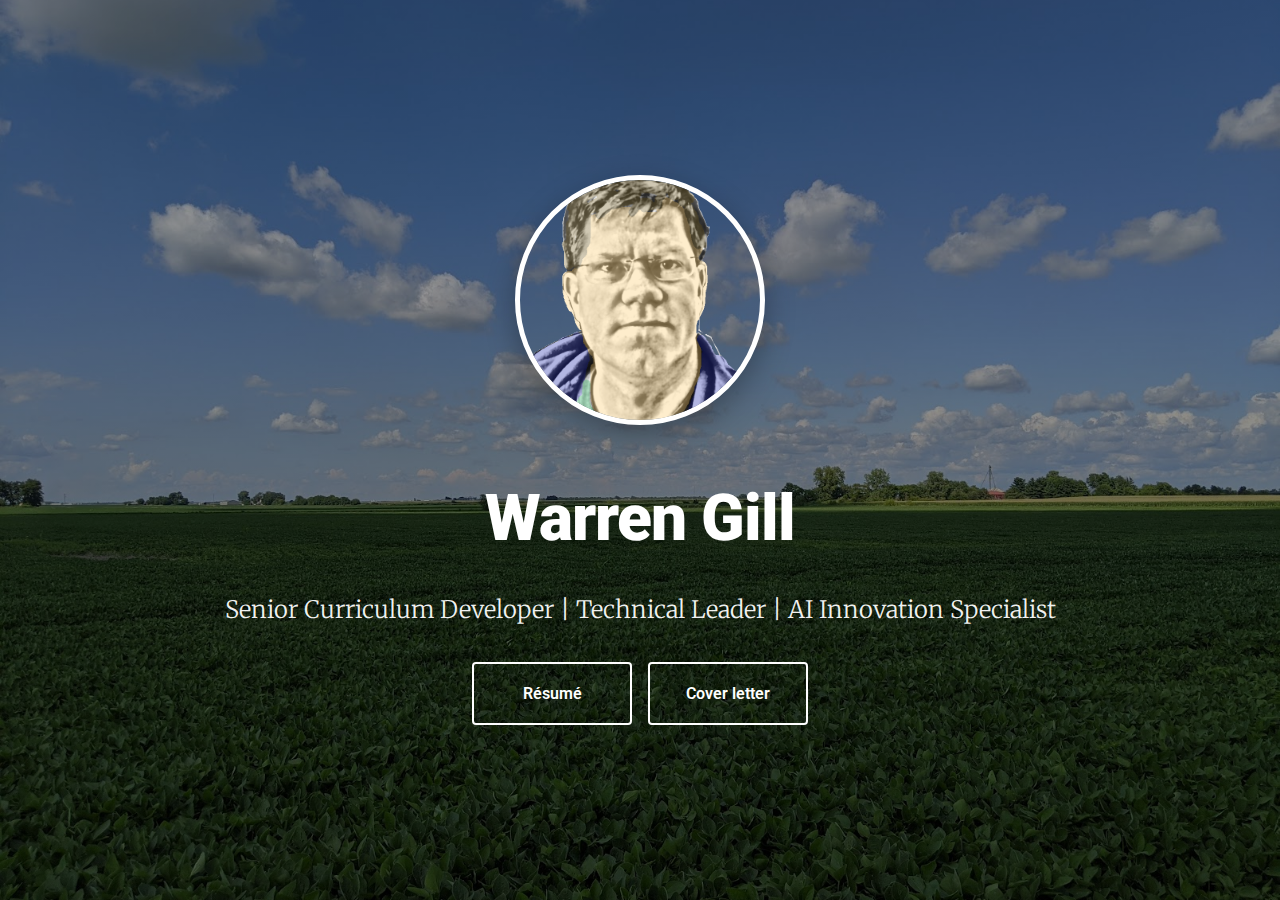
<file: index.html>
<!DOCTYPE html>
<html lang="en">
<head>
    <meta charset="UTF-8">
    <meta name="viewport" content="width=device-width, initial-scale=1.0">
    <title>Warren Gill - Portfolio</title>
    <link rel="preconnect" href="https://fonts.googleapis.com">
    <link rel="preconnect" href="https://fonts.gstatic.com" crossorigin>
    <link href="https://fonts.googleapis.com/css2?family=Merriweather:wght@300;400;700;900&family=Roboto:wght@300;400;500;700&display=swap" rel="stylesheet">
    <link rel="stylesheet" href="styles.css">
</head>
<body>
    <div class="hero">
        <div class="hero-content">
            <img src="wg-selfie.png" alt="Warren Gill" class="hero-photo">
            <h1 class="hero-name">Warren Gill</h1>
	    <p class="subtitle">
                <span class="subtitle-left">Senior Curriculum Developer | </span>
                <span class="subtitle-right">Technical Leader | AI Innovation Specialist</span>
            </p>
            <div class="cta-buttons">
                <a href="resume.html" class="btn btn-secondary">Résumé</a>
                <a href="cover-letter.html" class="btn btn-secondary">Cover letter</a>
            </div>
        </div>
    </div>
    <script src="script.js"></script>
</body>
</html>
</file>
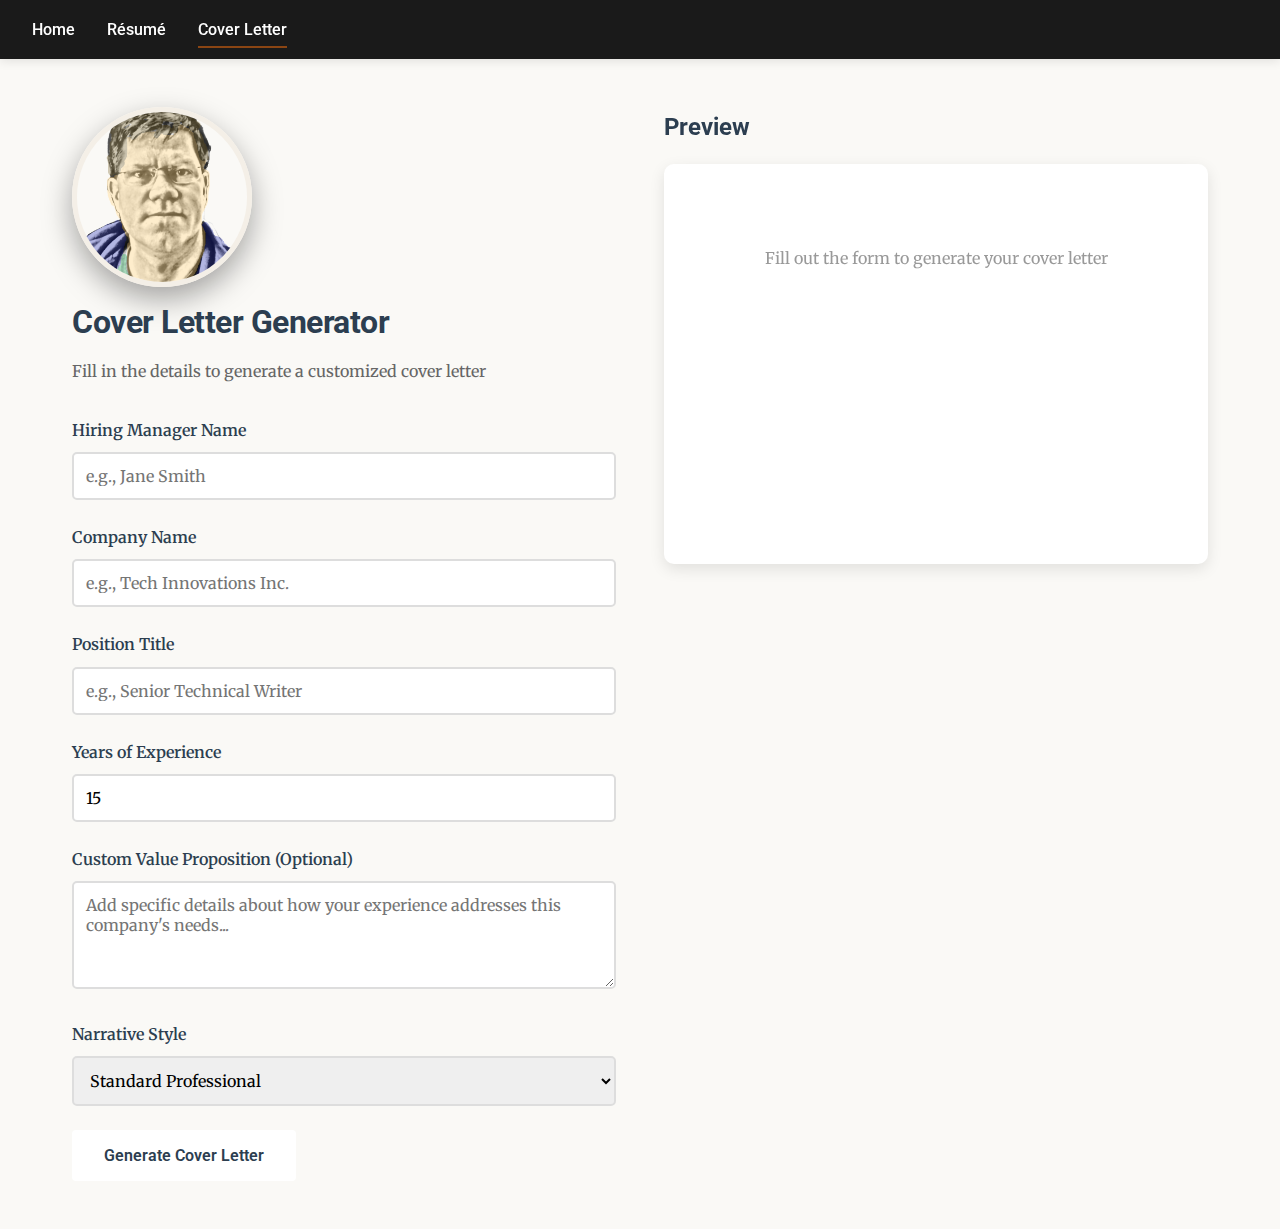
<file: cover-letter.html>
<!DOCTYPE html>
<html lang="en">
<head>
    <meta charset="UTF-8">
    <meta name="viewport" content="width=device-width, initial-scale=1.0">
    <title>Warren Gill - Cover Letter Generator</title>
    <link rel="preconnect" href="https://fonts.googleapis.com">
    <link rel="preconnect" href="https://fonts.gstatic.com" crossorigin>
    <link href="https://fonts.googleapis.com/css2?family=Merriweather:wght@300;400;700;900&family=Roboto:wght@300;400;500;700&display=swap" rel="stylesheet">
    <link rel="stylesheet" href="styles.css">
</head>
<body>
    <nav class="navbar">
        <a href="index.html" class="nav-link">Home</a>
        <a href="resume.html" class="nav-link">Résumé</a>
        <a href="cover-letter.html" class="nav-link active">Cover Letter</a>
    </nav>
    
    <div class="container cover-letter-container">
        <div class="form-section">
            <img src="wg-selfie.png" alt="Warren Gill" class="profile-photo">
            <h1>Cover Letter Generator</h1>
            <p class="form-description">Fill in the details to generate a customized cover letter</p>
            
            <form id="coverLetterForm">
                <div class="form-group">
                    <label for="hiringManager">Hiring Manager Name</label>
                    <input type="text" id="hiringManager" placeholder="e.g., Jane Smith">
                </div>
                
                <div class="form-group">
                    <label for="companyName">Company Name</label>
                    <input type="text" id="companyName" placeholder="e.g., Tech Innovations Inc." required>
                </div>
                
                <div class="form-group">
                    <label for="positionTitle">Position Title</label>
                    <input type="text" id="positionTitle" placeholder="e.g., Senior Technical Writer" required>
                </div>
                
                <div class="form-group">
                    <label for="yearsExperience">Years of Experience</label>
                    <input type="number" id="yearsExperience" value="15" min="1" max="50">
                </div>
                
                <div class="form-group">
                    <label for="customValue">Custom Value Proposition (Optional)</label>
                    <textarea id="customValue" rows="4" placeholder="Add specific details about how your experience addresses this company's needs..."></textarea>
                </div>
                
                <div class="form-group">
                    <label for="narrativeStyle">Narrative Style</label>
                    <select id="narrativeStyle">
                        <option value="standard">Standard Professional</option>
                        <option value="innovation">Innovation-Focused</option>
                        <option value="technical">Technical Depth</option>
                        <option value="collaboration">Collaboration-Focused</option>
                        <option value="impact">Impact-Driven</option>
                    </select>
                </div>
                
                <button type="submit" class="btn btn-primary">Generate Cover Letter</button>
            </form>
        </div>
        
        <div class="preview-section">
            <div class="preview-header">
                <h2>Preview</h2>
                <button id="copyBtn" class="btn btn-secondary" style="display: none;">Copy to Clipboard</button>
            </div>
            <div id="letterPreview" class="letter-preview">
                <p class="placeholder-text">Fill out the form to generate your cover letter</p>
            </div>
        </div>
    </div>
    
    <script src="cover-letter.js"></script>
</body>
</html>
</file>
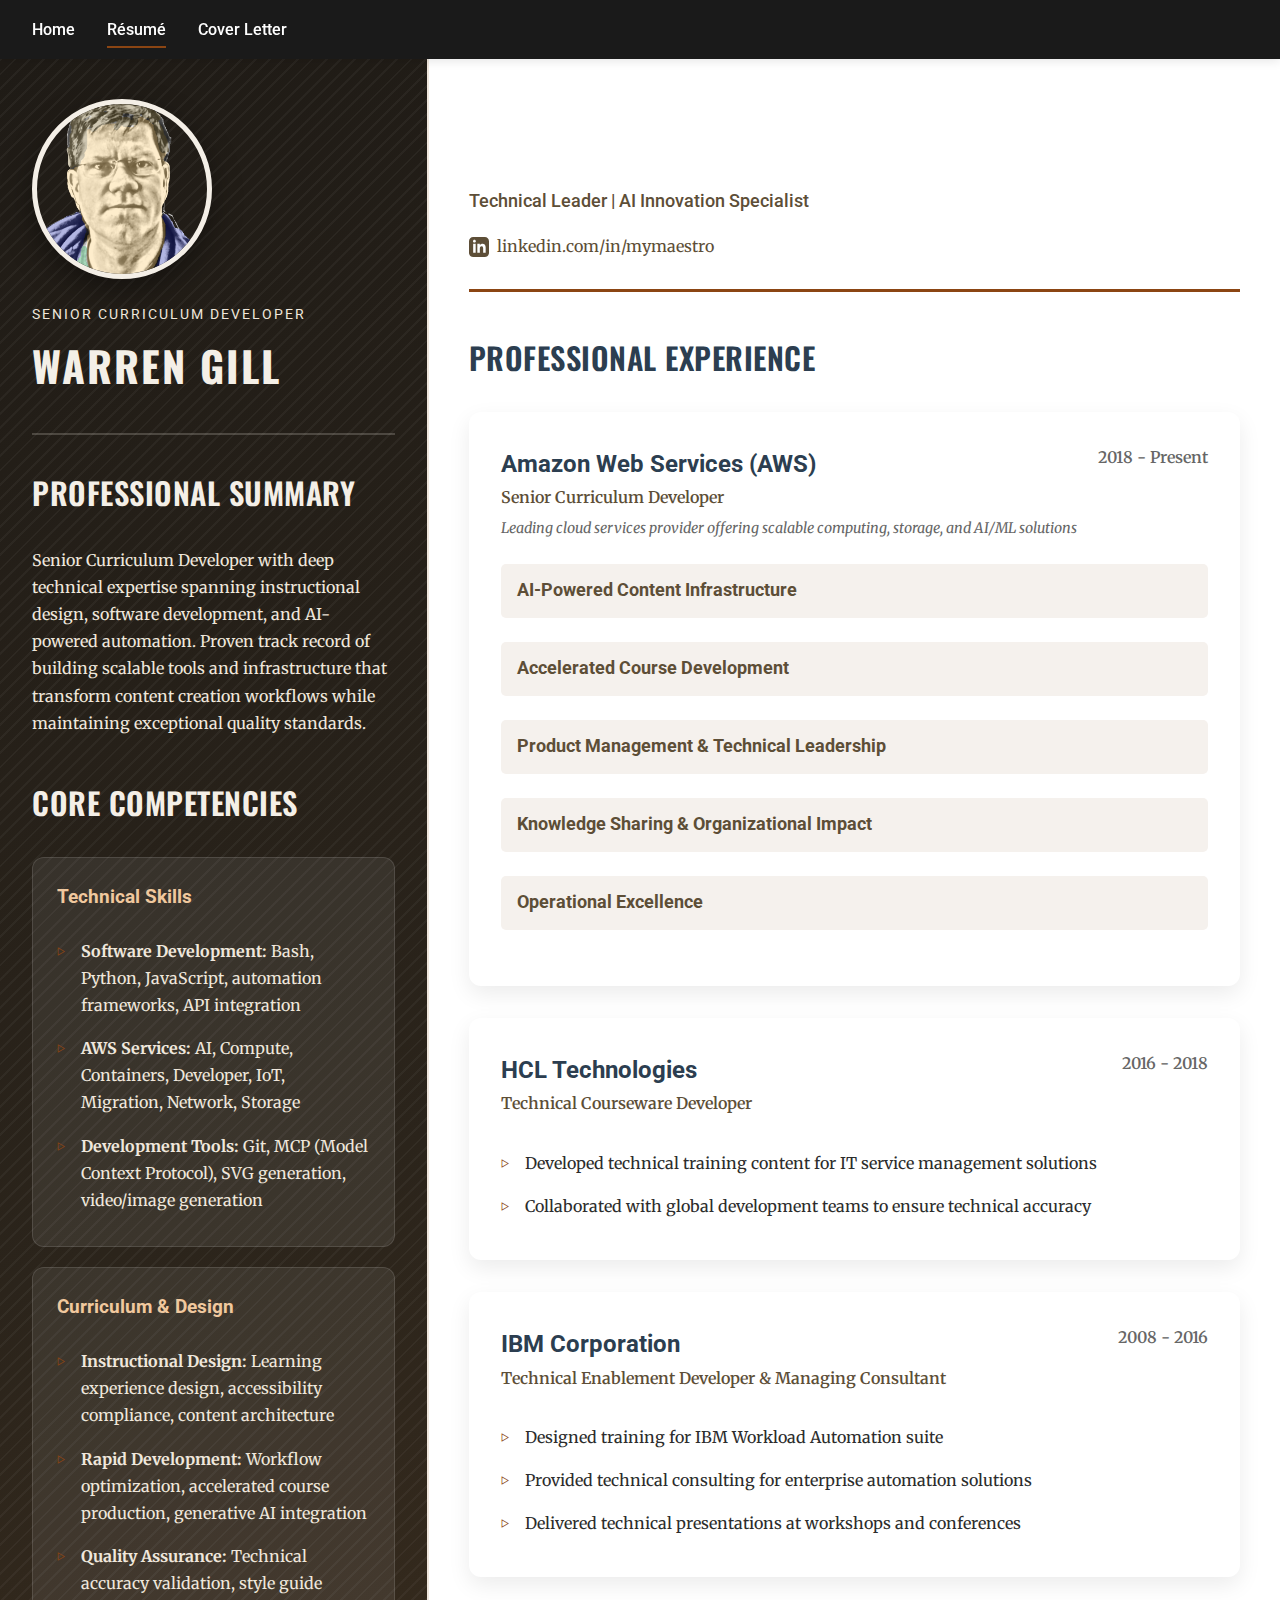
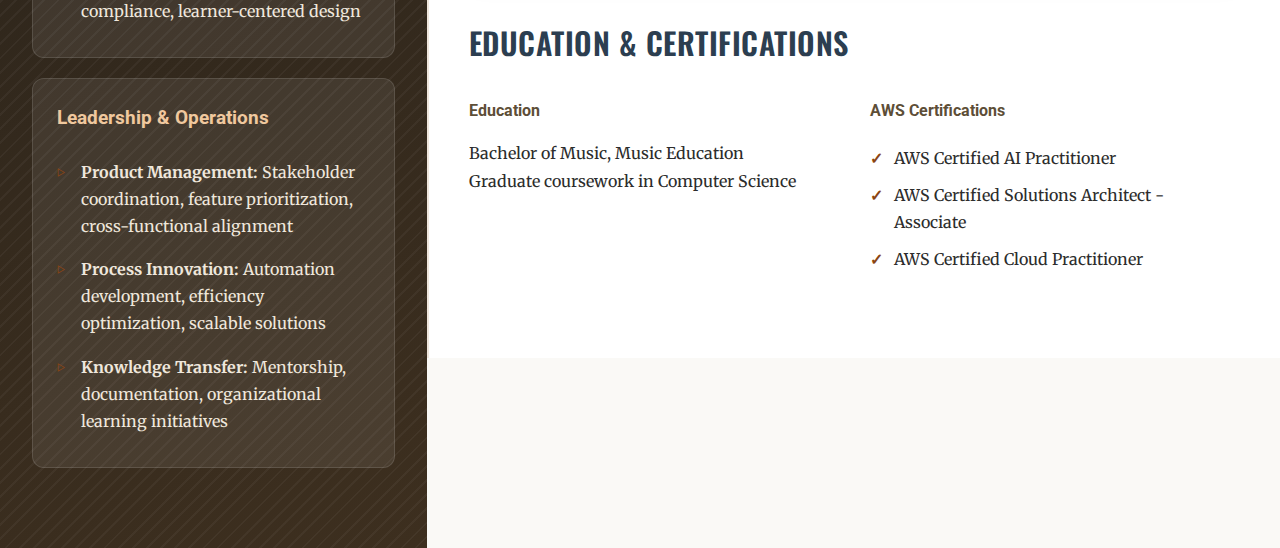
<file: resume.html>
<!DOCTYPE html>
<html lang="en">
<head>
    <meta charset="UTF-8">
    <meta name="viewport" content="width=device-width, initial-scale=1.0">
    <title>Warren Gill - Résumé</title>
    <link rel="preconnect" href="https://fonts.googleapis.com">
    <link rel="preconnect" href="https://fonts.gstatic.com" crossorigin>
    <link href="https://fonts.googleapis.com/css2?family=Merriweather:wght@300;400;700;900&family=Roboto:wght@300;400;500;700&family=Oswald:wght@400;600;700&display=swap" rel="stylesheet">
    <link rel="stylesheet" href="styles.css">
    <script>
        function toggleSection(header) {
            const section = header.closest('.expandable-section');
            const content = section.querySelector('.section-content');
            const icon = header.querySelector('.toggle-icon');
            
            if (content.style.display === 'none' || !content.style.display) {
                content.style.display = 'block';
                icon.textContent = '▲';
                header.classList.add('expanded');
            } else {
                content.style.display = 'none';
                icon.textContent = '▼';
                header.classList.remove('expanded');
            }
        }
    </script>
</head>
<body>
    <nav class="navbar">
        <a href="index.html" class="nav-link">Home</a>
        <a href="resume.html" class="nav-link active">Résumé</a>
        <a href="cover-letter.html" class="nav-link">Cover Letter</a>
    </nav>
    
    <div class="container resume-container">
        <div class="resume-layout">
            <aside class="resume-left">
                <div class="resume-portrait">
                    <img src="wg-selfie.png" alt="Warren Gill" class="profile-photo">
                    <div class="name-block">
                        <p class="name-kicker">Senior Curriculum Developer</p>
                        <h1>WARREN GILL</h1>
                    </div>
                </div>

                <section class="resume-section resume-section-left">
                    <h2>Professional Summary</h2>
                    <p>Senior Curriculum Developer with deep technical expertise spanning instructional design, software development, and AI-powered automation. Proven track record of building scalable tools and infrastructure that transform content creation workflows while maintaining exceptional quality standards.</p>
                </section>

                <section class="resume-section resume-section-left">
                    <h2>Core Competencies</h2>
                    <div class="competencies-grid">
                        <div class="competency-card">
                            <h3>Technical Skills</h3>
                            <ul>
                                <li><strong>Software Development:</strong> Bash, Python, JavaScript, automation frameworks, API integration</li>
                                <li><strong>AWS Services:</strong> AI, Compute, Containers, Developer, IoT, Migration, Network, Storage</li>
                                <li><strong>Development Tools:</strong> Git, MCP (Model Context Protocol), SVG generation, video/image generation</li>
                            </ul>
                        </div>
                        <div class="competency-card">
                            <h3>Curriculum & Design</h3>
                            <ul>
                                <li><strong>Instructional Design:</strong> Learning experience design, accessibility compliance, content architecture</li>
                                <li><strong>Rapid Development:</strong> Workflow optimization, accelerated course production, generative AI integration</li>
                                <li><strong>Quality Assurance:</strong> Technical accuracy validation, style guide compliance, learner-centered design</li>
                            </ul>
                        </div>
                        <div class="competency-card">
                            <h3>Leadership & Operations</h3>
                            <ul>
                               <li><strong>Product Management:</strong> Stakeholder coordination, feature prioritization, cross-functional alignment</li>
                               <li><strong>Process Innovation:</strong> Automation development, efficiency optimization, scalable solutions</li>
                               <li><strong>Knowledge Transfer:</strong> Mentorship, documentation, organizational learning initiatives</li>
                            </ul>
                        </div>
                    </div>
                </section>
            </aside>

            <main class="resume-right">
                <header class="resume-header">
                    <div>
                        <p class="tagline">Technical Leader | AI Innovation Specialist</p>
                        <p class="contact-info">
                            <a href="https://www.linkedin.com/in/mymaestro/" target="_blank" rel="noopener noreferrer" class="contact-link">
                                <svg width="20" height="20" viewBox="0 0 24 24" fill="currentColor" style="vertical-align: middle; margin-right: 8px;">
                                    <path d="M19 0h-14c-2.761 0-5 2.239-5 5v14c0 2.761 2.239 5 5 5h14c2.762 0 5-2.239 5-5v-14c0-2.761-2.238-5-5-5zm-11 19h-3v-11h3v11zm-1.5-12.268c-.966 0-1.75-.79-1.75-1.764s.784-1.764 1.75-1.764 1.75.79 1.75 1.764-.783 1.764-1.75 1.764zm13.5 12.268h-3v-5.604c0-3.368-4-3.113-4 0v5.604h-3v-11h3v1.765c1.396-2.586 7-2.777 7 2.476v6.759z"/>
                                </svg>
                                linkedin.com/in/mymaestro
                            </a>
                        </p>
                    </div>
                </header>

                <section class="resume-section">
                    <h2>Professional Experience</h2>

                    <div class="job">
                <div class="job-header">
                    <div>
                        <h3>Amazon Web Services (AWS)</h3>
                        <p class="job-title">Senior Curriculum Developer</p>
                        <p class="job-subtitle">Leading cloud services provider offering scalable computing, storage, and AI/ML solutions</p>
                    </div>
                    <p class="job-date">2018 - Present</p>
                </div>
                
                <div class="expandable-section">
                    <div class="section-header" onclick="toggleSection(this)">
                        <h4>AI-Powered Content Infrastructure</h4>
                    </div>
                    <ul class="section-content" style="display: none;">
                        <li>Built MCP systems integrating AWS Bedrock and image recognition for natural language icon discovery, enabling intuitive content creation workflows</li>
                        <li>Developed comprehensive content generation utilities including SVG diagram generation, video and image generation with Amazon models (Nova, Canvas, Titan), and Markdown-to-YAML conversion tools</li>
                        <li>Implemented generative AI solutions across training initiatives, starting with Cloud Operations Associate training and scaling to organization-wide adoption</li>
                    </ul>
                </div>
                
                <div class="expandable-section">
                    <div class="section-header" onclick="toggleSection(this)">
                        <h4>Accelerated Course Development</h4>
                    </div>
                    <ul class="section-content" style="display: none;">
                        <li>Led professional generative AI developer project delivering 19 courses in weeks, reducing typical development timelines by 70%+ while maintaining quality standards</li>
                        <li>Created Python-based content migration tool converting Articulate Rise exports to clean Markdown, streamlining content updates and improving maintainability</li>
                        <li>Maintained Rise Course Report tool with automated accessibility checks, serving as invaluable asset for training and curriculum teams</li>
                    </ul>
                </div>
                
                <div class="expandable-section">
                    <div class="section-header" onclick="toggleSection(this)">
                        <h4>Product Management & Technical Leadership</h4>
                    </div>
                    <ul class="section-content" style="display: none;">
                        <li>Served as Product Manager for building a Learning Products Authoring system (Levitate Studio), coordinating cross-functional teams and guiding feature development from concept through implementation</li>
                        <li>Demonstrated versatility by contributing both strategic direction and hands-on development work, including programming and UX design</li>
                        <li>Proactively documented product vision and integration strategies, facilitating alignment across engineering, content, and stakeholder teams</li>
                    </ul>
                </div>
                
                <div class="expandable-section">
                    <div class="section-header" onclick="toggleSection(this)">
                        <h4>Knowledge Sharing & Organizational Impact</h4>
                    </div>
                    <ul class="section-content" style="display: none;">
                        <li>Designed and delivered several Lunch & Learn Sessions reaching over 200 colleagues each, demonstrating strong knowledge retention and application across the training community</li>
                        <li>Led accessibility research group, brainstorming and creating automated solutions that simplified compliance processes organization-wide</li>
                        <li>Mentored team members on technical approaches, process improvements, and innovative curriculum development strategies</li>
                    </ul>
                </div>
                
                <div class="expandable-section">
                    <div class="section-header" onclick="toggleSection(this)">
                        <h4>Operational Excellence</h4>
                    </div>
                    <ul class="section-content" style="display: none;">
                        <li>Maintained consistent project velocity through active participation in technical sprint reviews and agile ceremonies</li>
                        <li>Ensured accurate project tracking and administrative excellence supporting effective organizational planning</li>
                        <li>Balanced multiple initiatives while maintaining focus on user-centric outcomes and customer value</li>
                    </ul>
                </div>
            </div>

            <div class="job">
                <div class="job-header">
                    <div>
                        <h3>HCL Technologies</h3>
                        <p class="job-title">Technical Courseware Developer</p>
                    </div>
                    <p class="job-date">2016 - 2018</p>
                </div>
                <ul>
                    <li>Developed technical training content for IT service management solutions</li>
                    <li>Collaborated with global development teams to ensure technical accuracy</li>
                </ul>
            </div>

            <div class="job">
                <div class="job-header">
                    <div>
                        <h3>IBM Corporation</h3>
                        <p class="job-title">Technical Enablement Developer & Managing Consultant</p>
                    </div>
                    <p class="job-date">2008 - 2016</p>
                </div>
                <ul>
                    <li>Designed training for IBM Workload Automation suite</li>
                    <li>Provided technical consulting for enterprise automation solutions</li>
                    <li>Delivered technical presentations at workshops and conferences</li>
                </ul>
            </div>
        </section>

                <section class="resume-section">
                    <h2>Education & Certifications</h2>
                    <div class="education-grid">
                        <div>
                            <h4>Education</h4>
                            <p>Bachelor of Music, Music Education</p>
                            <p>Graduate coursework in Computer Science</p>
                        </div>
                        <div>
                            <h4>AWS Certifications</h4>
                            <ul>
                                <li>AWS Certified AI Practitioner</li>
                                <li>AWS Certified Solutions Architect - Associate</li>
                                <li>AWS Certified Cloud Practitioner</li>
                            </ul>
                        </div>
                    </div>
                </section>
            </main>
        </div>
    </div>
</body>
</html>
</file>
<file: styles.css>
* {
    margin: 0;
    padding: 0;
    box-sizing: border-box;
}

:root {
    --primary: #8B4513;
    --secondary: #2C3E50;
    --accent: #5D4E37;
    --dark: #1a1a1a;
    --light: #FAF9F6;
    --text: #2C2C2C;
    --border: #D4C5B9;
    --gradient: linear-gradient(135deg, #8B7355 0%, #5D4E37 100%);
}

body {
    font-family: 'Merriweather', serif;
    line-height: 1.7;
    color: var(--text);
    background: var(--light);
}

/* Hero Section */
.hero {
    height: 100vh;
    display: flex;
    align-items: center;
    justify-content: center;
    background:
        /* Dark overlay for text readability */
        linear-gradient(rgba(0, 0, 0, 0.4), rgba(0, 0, 0, 0.5)),
        url('soybeanfield.jpg');
    background-size: cover;
    background-position: center;
    background-repeat: no-repeat;
    position: relative;
    overflow: hidden;
}

.hero-content {
    text-align: center;
    z-index: 10;
    color: white;
}

.hero-photo {
    width: 250px;
    height: 250px;
    border-radius: 50%;
    object-fit: cover;
    margin-bottom: 2rem;
    border: 5px solid white;
    box-shadow: 0 10px 30px rgba(0, 0, 0, 0.3);
}

.hero-name {
    font-family: 'Roboto', sans-serif;
    font-size: 4rem;
    font-weight: 900;
    color: white;
    margin-bottom: 1rem;
    letter-spacing: -1px;
}

.subtitle {
    font-family: 'Merriweather', serif;
    font-size: 1.5rem;
    margin: 1rem 0 2rem;
    color: rgba(255, 255, 255, 0.95);
    font-weight: 300;
    overflow: hidden;
}

.subtitle-left {
    display: inline-block;
    animation: slideFromLeft 1s ease-out;
}

.subtitle-right {
    display: inline-block;
    animation: slideFromRight 1s ease-out;
}

@keyframes slideFromLeft {
    0% {
        transform: translateX(100%);
        opacity: 0;
    }
    100% {
        transform: translateX(0);
        opacity: 1;
    }
}

@keyframes slideFromRight {
    0% {
        transform: translateX(-100%);
        opacity: 0;
    }
    100% {
        transform: translateX(0);
        opacity: 1;
    }
}
.cta-buttons {
    display: flex;
    gap: 1rem;
    justify-content: center;
    flex-wrap: wrap;
}

.btn {
    font-family: 'Roboto', sans-serif;
    padding: 1rem 2rem;
    text-decoration: none;
    border-radius: 4px;
    font-weight: 600;
    transition: all 0.3s ease;
    border: none;
    cursor: pointer;
    font-size: 1rem;
    min-width: 160px;
    text-align: center;
}

.btn-primary {
    background: white;
    color: var(--secondary);
}

.btn-primary:hover {
    transform: translateY(-3px);
    box-shadow: 0 10px 25px rgba(0, 0, 0, 0.2);
}

.btn-secondary {
    background: transparent;
    color: white;
    border: 2px solid white;
}

.btn-secondary:hover {
    background: white;
    color: var(--secondary);
    transform: translateY(-3px);
}



/* Navigation */
.navbar {
    background: var(--dark);
    padding: 1rem 2rem;
    display: flex;
    gap: 2rem;
    position: sticky;
    top: 0;
    z-index: 100;
    box-shadow: 0 2px 10px rgba(0, 0, 0, 0.1);
}

.nav-link {
    font-family: 'Roboto', sans-serif;
    color: white;
    text-decoration: none;
    font-weight: 500;
    transition: color 0.3s;
    position: relative;
}

.nav-link::after {
    content: '';
    position: absolute;
    bottom: -5px;
    left: 0;
    width: 0;
    height: 2px;
    background: var(--primary);
    transition: width 0.3s;
}

.nav-link:hover::after,
.nav-link.active::after {
    width: 100%;
}

/* Container */
.container {
    max-width: 1200px;
    margin: 0 auto;
    padding: 3rem 2rem;
}

.resume-container {
    max-width: none;
    padding: 0;
}

/* Resume Styles */
.resume-layout {
    display: grid;
    grid-template-columns: minmax(260px, 1fr) 2fr;
    gap: 0;
    align-items: start;
    min-height: 100vh;
}

.resume-left {
    background: linear-gradient(160deg, #1f1b16 0%, #2b241b 55%, #3d2f1f 100%);
    color: #f4efe7;
    padding: 2.5rem 2rem;
    position: relative;
    overflow: hidden;
}

.resume-left::after {
    content: '';
    position: absolute;
    inset: 0;
    background: repeating-linear-gradient(135deg, rgba(255, 255, 255, 0.04), rgba(255, 255, 255, 0.04) 2px, transparent 2px, transparent 10px);
    pointer-events: none;
}

.resume-right {
    background: white;
    padding: 2.5rem;
    border-left: 2px solid #efe6dc;
}

.resume-portrait {
    position: relative;
    z-index: 1;
    display: flex;
    flex-direction: column;
    gap: 1.5rem;
    padding-bottom: 2rem;
    margin-bottom: 2rem;
    border-bottom: 2px solid rgba(244, 239, 231, 0.2);
}

.profile-photo {
    width: 180px;
    height: 180px;
    border-radius: 50%;
    object-fit: cover;
    border: 5px solid #f4efe7;
    box-shadow: 0 12px 30px rgba(0, 0, 0, 0.35);
}

.name-block h1 {
    font-family: 'Oswald', sans-serif;
    font-size: 2.6rem;
    letter-spacing: 2px;
    color: #f4efe7;
    margin: 0.25rem 0 0;
}

.name-kicker {
    font-family: 'Roboto', sans-serif;
    text-transform: uppercase;
    font-size: 0.85rem;
    letter-spacing: 2px;
    color: #d7b58c;
    margin: 0;
}

.resume-header {
    display: flex;
    justify-content: space-between;
    align-items: center;
    margin-bottom: 2.5rem;
    padding-bottom: 1.5rem;
    border-bottom: 3px solid var(--primary);
}

.resume-header h1 {
    font-family: 'Oswald', sans-serif;
    font-size: 3rem;
    font-weight: 700;
    color: var(--secondary);
    margin-bottom: 0.5rem;
    letter-spacing: 1px;
}

.tagline {
    font-family: 'Roboto', sans-serif;
    font-size: 1.1rem;
    color: var(--accent);
    font-weight: 500;
    margin-top: 5.5rem;
}


.contact-info {
    margin-top: 1rem;
    font-size: 1rem;
}

.contact-link {
    color: var(--accent);
    text-decoration: none;
    transition: color 0.3s;
    display: inline-flex;
    align-items: center;
}

.contact-link:hover {
    color: var(--primary);
}

.resume-section {
    margin-bottom: 2.5rem;
    animation: fadeInUp 0.6s ease-out;
    position: relative;
    z-index: 1;
}

.resume-section h2 {
    font-family: 'Oswald', sans-serif;
    color: var(--secondary);
    font-size: 1.9rem;
    font-weight: 600;
    margin-bottom: 1.25rem;
    position: relative;
    padding-bottom: 0.5rem;
    letter-spacing: 0.5px;
    text-transform: uppercase;
}

.resume-left .resume-section h2 {
    color: #f4efe7;
}

.resume-left p,
.resume-left li {
    color: #efe7dc;
}

.competencies-grid {
    display: grid;
    grid-template-columns: repeat(auto-fit, minmax(300px, 1fr));
    gap: 2rem;
}

.competency-card {
    background: white;
    padding: 1.5rem;
    border-radius: 12px;
    box-shadow: 0 5px 15px rgba(0, 0, 0, 0.1);
    transition: transform 0.3s;
}

.competency-card:hover {
    transform: translateY(-5px);
}

.competency-card h3 {
    font-family: 'Roboto', sans-serif;
    color: var(--accent);
    margin-bottom: 1rem;
    font-weight: 700;
}

.resume-left .competencies-grid {
    grid-template-columns: 1fr;
    gap: 1.25rem;
}

.resume-left .competency-card {
    background: rgba(255, 255, 255, 0.08);
    border: 1px solid rgba(255, 255, 255, 0.12);
    box-shadow: none;
}

.resume-left .competency-card h3 {
    color: #f0c89e;
}

.competency-card ul {
    list-style: none;
}

.competency-card li {
    padding: 0.5rem 0;
    padding-left: 1.5rem;
    position: relative;
}

.competency-card li::before {
    content: '▹';
    position: absolute;
    left: 0;
    color: var(--primary);
    font-weight: bold;
}

.job {
    background: white;
    padding: 2rem;
    border-radius: 12px;
    margin-bottom: 2rem;
    box-shadow: 0 8px 22px rgba(0, 0, 0, 0.08);
}

.job-header {
    display: flex;
    justify-content: space-between;
    align-items: start;
    margin-bottom: 1.5rem;
    flex-wrap: wrap;
}

.job-header h3 {
    font-family: 'Roboto', sans-serif;
    color: var(--secondary);
    font-size: 1.5rem;
    font-weight: 700;
}

.job-title {
    color: var(--accent);
    font-weight: 600;
}

.job-date {
    color: #666;
    font-weight: 600;
}

.job ul {
    list-style: none;
}

.job li {
    padding: 0.5rem 0;
    padding-left: 1.5rem;
    position: relative;
}

.job li::before {
    content: '▹';
    position: absolute;
    left: 0;
    color: var(--primary);
    font-weight: bold;
}

/* Expandable Job Details */
.expandable-section {
    margin-bottom: 1.5rem;
}

.section-header {
    cursor: pointer;
    padding: 0.75rem 1rem;
    background: #F5F1ED;
    border-radius: 5px;
    transition: all 0.3s ease;
    user-select: none;
}

.section-header:hover {
    background: #EDE7E0;
}

.section-header h4 {
    font-family: 'Roboto', sans-serif;
    color: var(--accent);
    font-size: 1.1rem;
    font-weight: 700;
    margin: 0;
    display: flex;
    justify-content: space-between;
    align-items: center;
}

.section-content {
    list-style: none;
    margin-top: 0.5rem;
    padding-left: 1rem;
    animation: fadeInUp 0.3s ease-out;
}

.section-content li {
    padding: 0.5rem 0;
    padding-left: 1.5rem;
    position: relative;
    line-height: 1.6;
}

.section-content li::before {
    content: '▹';
    position: absolute;
    left: 0;
    color: var(--primary);
    font-weight: bold;
}

.job-subtitle {
    color: #666;
    font-size: 0.9rem;
    font-style: italic;
    margin-top: 0.25rem;
}

.education-grid {
    display: grid;
    grid-template-columns: repeat(auto-fit, minmax(250px, 1fr));
    gap: 2rem;
}

.education-grid h4 {
    font-family: 'Roboto', sans-serif;
    color: var(--accent);
    margin-bottom: 1rem;
    font-weight: 700;
}

.education-grid ul {
    list-style: none;
}

.education-grid li {
    padding: 0.3rem 0;
    padding-left: 1.5rem;
    position: relative;
}

.education-grid li::before {
    content: '✓';
    position: absolute;
    left: 0;
    color: var(--primary);
    font-weight: bold;
}

/* Cover Letter Generator */
.cover-letter-container {
    display: grid;
    grid-template-columns: 1fr 1fr;
    gap: 3rem;
}

.form-section h1 {
    font-family: 'Roboto', sans-serif;
    color: var(--secondary);
    margin-bottom: 0.5rem;
    font-weight: 700;
    letter-spacing: -0.5px;
}

.form-description {
    color: #666;
    margin-bottom: 2rem;
}

.form-group {
    margin-bottom: 1.5rem;
}

.form-group label {
    display: block;
    margin-bottom: 0.5rem;
    color: var(--secondary);
    font-weight: 600;
}

.form-group input,
.form-group textarea,
.form-group select {
    width: 100%;
    padding: 0.75rem;
    border: 2px solid #ddd;
    border-radius: 5px;
    font-size: 1rem;
    transition: border-color 0.3s;
    font-family: inherit;
}

.form-group input:focus,
.form-group textarea:focus,
.form-group select:focus {
    outline: none;
    border-color: var(--accent);
}

.preview-section {
    position: sticky;
    top: 100px;
    height: fit-content;
}

.preview-header {
    display: flex;
    justify-content: space-between;
    align-items: center;
    margin-bottom: 1rem;
}

.preview-header h2 {
    font-family: 'Roboto', sans-serif;
    color: var(--secondary);
    font-weight: 700;
}

.letter-preview {
    background: white;
    padding: 2rem;
    border-radius: 10px;
    box-shadow: 0 5px 15px rgba(0, 0, 0, 0.1);
    min-height: 400px;
    max-height: 80vh;
    overflow-y: auto;
}

.placeholder-text {
    color: #999;
    text-align: center;
    padding: 3rem 1rem;
}

.letter-preview h3 {
    font-family: 'Roboto', sans-serif;
    color: var(--secondary);
    margin-bottom: 1rem;
    font-weight: 700;
}

.letter-preview p {
    margin-bottom: 1rem;
    line-height: 1.8;
}

@keyframes fadeInUp {
    from {
        opacity: 0;
        transform: translateY(30px);
    }
    to {
        opacity: 1;
        transform: translateY(0);
    }
}

/* Responsive */
@media (max-width: 768px) {
    .subtitle {
        font-size: 1.2rem;
    }

    .resume-layout {
        grid-template-columns: 1fr;
    }

    .resume-left,
    .resume-right {
        padding: 2rem 1.5rem;
    }
    
    .cover-letter-container {
        grid-template-columns: 1fr;
    }
    
    .preview-section {
        position: static;
    }
    
    .competencies-grid,
    .education-grid {
        grid-template-columns: 1fr;
    }
}
</file>
